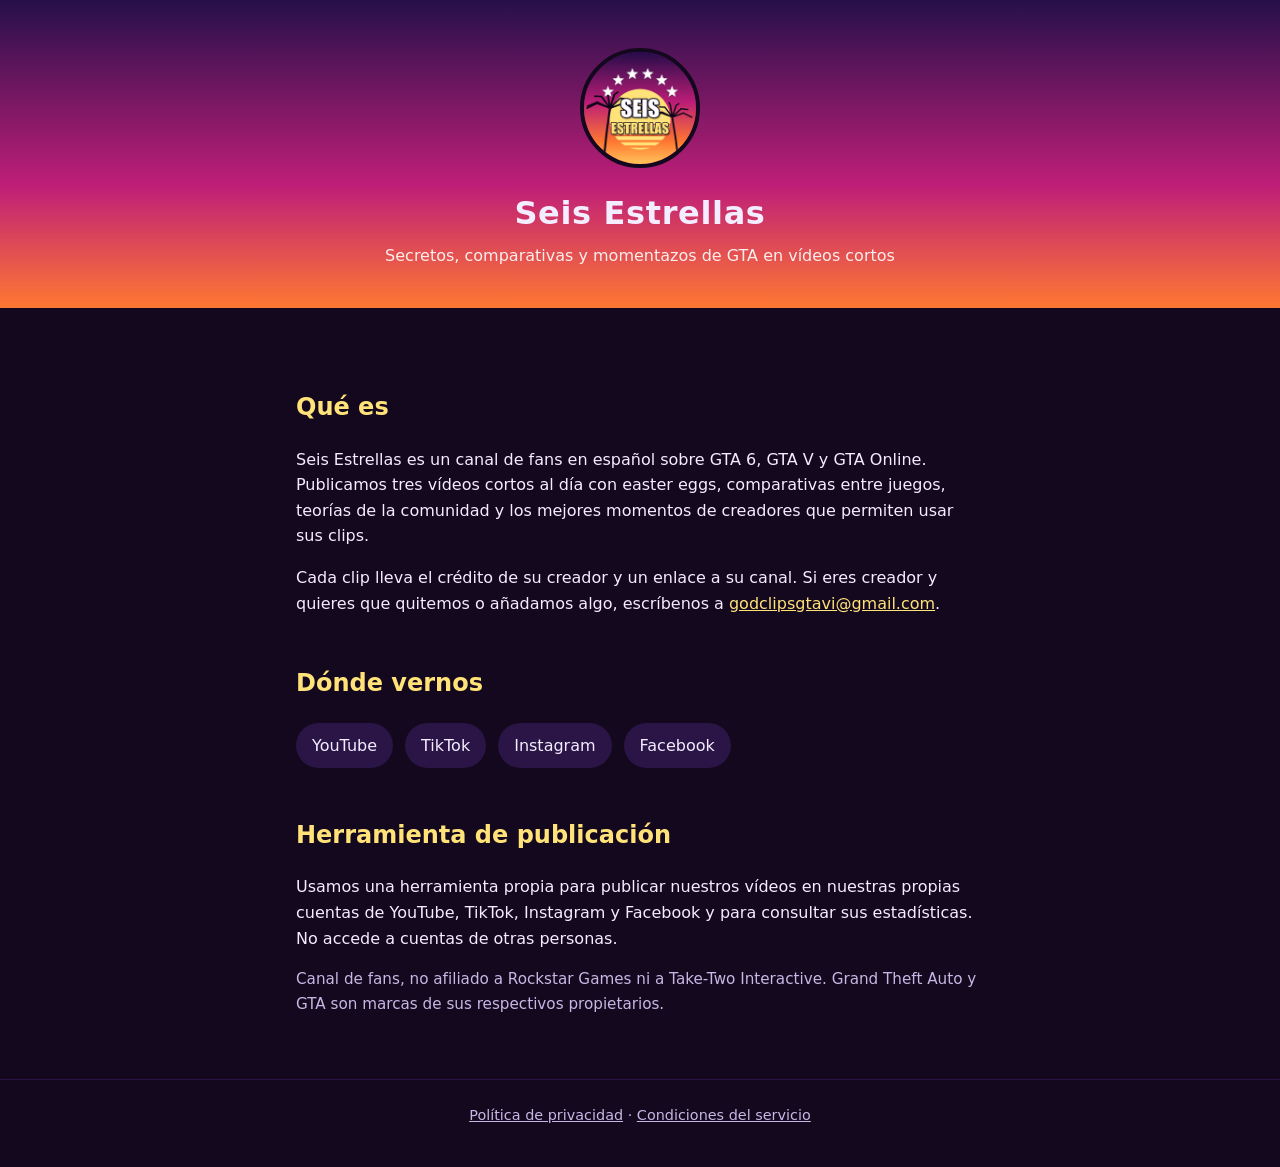
<file: index.html>
<!doctype html>
<html lang="es">
<head>
  <meta charset="utf-8">
  <meta name="viewport" content="width=device-width, initial-scale=1">
  <title>Seis Estrellas</title>
  <meta name="description" content="Secretos, easter eggs, comparativas y los mejores momentos de GTA 6, GTA V y GTA Online en vídeos cortos.">
  <link rel="icon" href="logo.png">
  <link rel="stylesheet" href="estilo.css">
</head>
<body>
  <header>
    <img src="logo.png" alt="Logo de Seis Estrellas">
    <h1>Seis Estrellas</h1>
    <p>Secretos, comparativas y momentazos de GTA en vídeos cortos</p>
  </header>
  <main>
    <h2>Qué es</h2>
    <p>Seis Estrellas es un canal de fans en español sobre GTA 6, GTA V y GTA Online. Publicamos tres vídeos cortos al día con easter eggs, comparativas entre juegos, teorías de la comunidad y los mejores momentos de creadores que permiten usar sus clips.</p>
    <p>Cada clip lleva el crédito de su creador y un enlace a su canal. Si eres creador y quieres que quitemos o añadamos algo, escríbenos a <a href="mailto:godclipsgtavi@gmail.com">godclipsgtavi@gmail.com</a>.</p>

    <h2>Dónde vernos</h2>
    <ul class="redes">
      <li><a href="https://www.youtube.com/@seisestrellasclip">YouTube</a></li>
      <li><a href="https://www.tiktok.com/@seisestrellasclip">TikTok</a></li>
      <li><a href="https://www.instagram.com/seisestrellasclip/">Instagram</a></li>
      <li><a href="https://www.facebook.com/profile.php?id=61596719278174">Facebook</a></li>
    </ul>

    <h2>Herramienta de publicación</h2>
    <p>Usamos una herramienta propia para publicar nuestros vídeos en nuestras propias cuentas de YouTube, TikTok, Instagram y Facebook y para consultar sus estadísticas. No accede a cuentas de otras personas.</p>

    <p class="nota">Canal de fans, no afiliado a Rockstar Games ni a Take-Two Interactive. Grand Theft Auto y GTA son marcas de sus respectivos propietarios.</p>
  </main>
  <footer>
    <a href="privacidad.html">Política de privacidad</a> · <a href="condiciones.html">Condiciones del servicio</a>
  </footer>
</body>
</html>
</file>
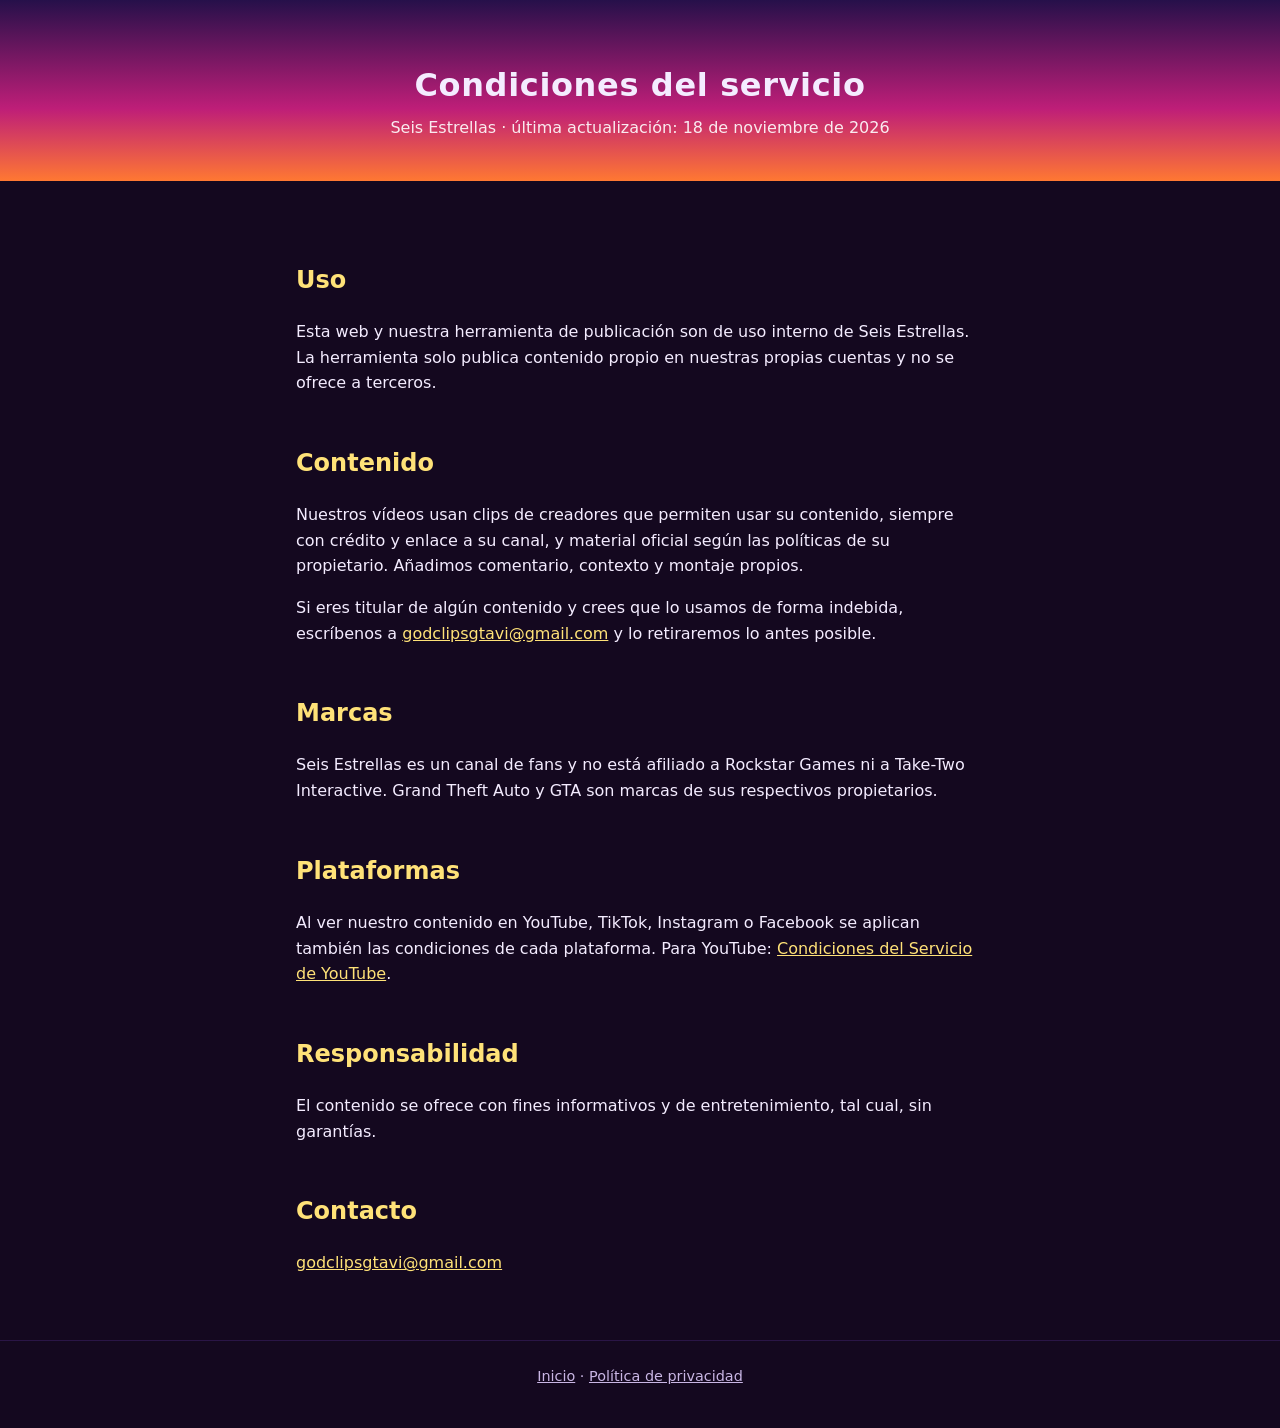
<file: condiciones.html>
<!doctype html>
<html lang="es">
<head>
  <meta charset="utf-8">
  <meta name="viewport" content="width=device-width, initial-scale=1">
  <title>Condiciones del servicio · Seis Estrellas</title>
  <link rel="icon" href="logo.png">
  <link rel="stylesheet" href="estilo.css">
</head>
<body>
  <header>
    <h1>Condiciones del servicio</h1>
    <p>Seis Estrellas · última actualización: 18 de noviembre de 2026</p>
  </header>
  <main>
    <h2>Uso</h2>
    <p>Esta web y nuestra herramienta de publicación son de uso interno de Seis Estrellas. La herramienta solo publica contenido propio en nuestras propias cuentas y no se ofrece a terceros.</p>

    <h2>Contenido</h2>
    <p>Nuestros vídeos usan clips de creadores que permiten usar su contenido, siempre con crédito y enlace a su canal, y material oficial según las políticas de su propietario. Añadimos comentario, contexto y montaje propios.</p>
    <p>Si eres titular de algún contenido y crees que lo usamos de forma indebida, escríbenos a <a href="mailto:godclipsgtavi@gmail.com">godclipsgtavi@gmail.com</a> y lo retiraremos lo antes posible.</p>

    <h2>Marcas</h2>
    <p>Seis Estrellas es un canal de fans y no está afiliado a Rockstar Games ni a Take-Two Interactive. Grand Theft Auto y GTA son marcas de sus respectivos propietarios.</p>

    <h2>Plataformas</h2>
    <p>Al ver nuestro contenido en YouTube, TikTok, Instagram o Facebook se aplican también las condiciones de cada plataforma. Para YouTube: <a href="https://www.youtube.com/t/terms">Condiciones del Servicio de YouTube</a>.</p>

    <h2>Responsabilidad</h2>
    <p>El contenido se ofrece con fines informativos y de entretenimiento, tal cual, sin garantías.</p>

    <h2>Contacto</h2>
    <p><a href="mailto:godclipsgtavi@gmail.com">godclipsgtavi@gmail.com</a></p>
  </main>
  <footer>
    <a href="index.html">Inicio</a> · <a href="privacidad.html">Política de privacidad</a>
  </footer>
</body>
</html>
</file>
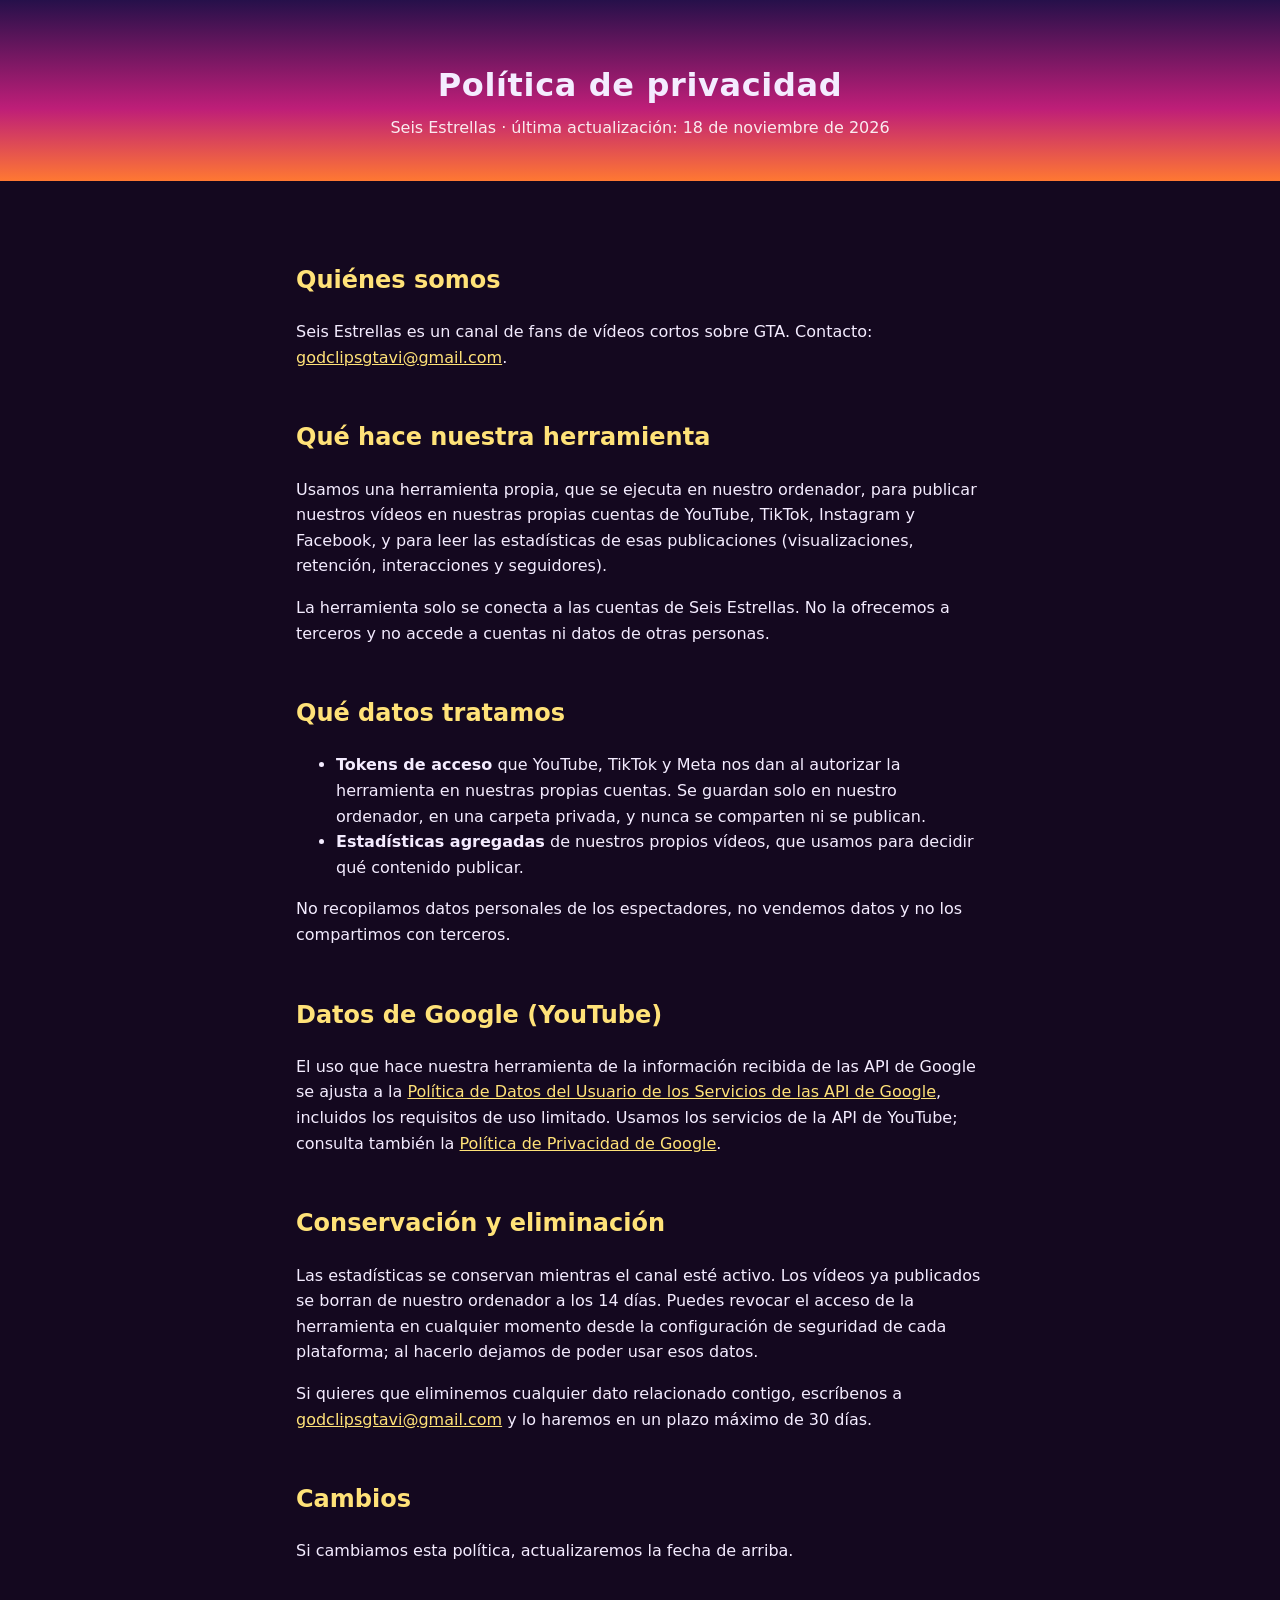
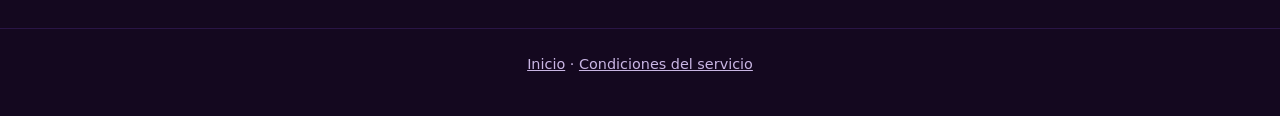
<file: privacidad.html>
<!doctype html>
<html lang="es">
<head>
  <meta charset="utf-8">
  <meta name="viewport" content="width=device-width, initial-scale=1">
  <title>Política de privacidad · Seis Estrellas</title>
  <link rel="icon" href="logo.png">
  <link rel="stylesheet" href="estilo.css">
</head>
<body>
  <header>
    <h1>Política de privacidad</h1>
    <p>Seis Estrellas · última actualización: 18 de noviembre de 2026</p>
  </header>
  <main>
    <h2>Quiénes somos</h2>
    <p>Seis Estrellas es un canal de fans de vídeos cortos sobre GTA. Contacto: <a href="mailto:godclipsgtavi@gmail.com">godclipsgtavi@gmail.com</a>.</p>

    <h2>Qué hace nuestra herramienta</h2>
    <p>Usamos una herramienta propia, que se ejecuta en nuestro ordenador, para publicar nuestros vídeos en nuestras propias cuentas de YouTube, TikTok, Instagram y Facebook, y para leer las estadísticas de esas publicaciones (visualizaciones, retención, interacciones y seguidores).</p>
    <p>La herramienta solo se conecta a las cuentas de Seis Estrellas. No la ofrecemos a terceros y no accede a cuentas ni datos de otras personas.</p>

    <h2>Qué datos tratamos</h2>
    <ul>
      <li><strong>Tokens de acceso</strong> que YouTube, TikTok y Meta nos dan al autorizar la herramienta en nuestras propias cuentas. Se guardan solo en nuestro ordenador, en una carpeta privada, y nunca se comparten ni se publican.</li>
      <li><strong>Estadísticas agregadas</strong> de nuestros propios vídeos, que usamos para decidir qué contenido publicar.</li>
    </ul>
    <p>No recopilamos datos personales de los espectadores, no vendemos datos y no los compartimos con terceros.</p>

    <h2>Datos de Google (YouTube)</h2>
    <p>El uso que hace nuestra herramienta de la información recibida de las API de Google se ajusta a la <a href="https://developers.google.com/terms/api-services-user-data-policy">Política de Datos del Usuario de los Servicios de las API de Google</a>, incluidos los requisitos de uso limitado. Usamos los servicios de la API de YouTube; consulta también la <a href="https://policies.google.com/privacy">Política de Privacidad de Google</a>.</p>

    <h2>Conservación y eliminación</h2>
    <p>Las estadísticas se conservan mientras el canal esté activo. Los vídeos ya publicados se borran de nuestro ordenador a los 14 días. Puedes revocar el acceso de la herramienta en cualquier momento desde la configuración de seguridad de cada plataforma; al hacerlo dejamos de poder usar esos datos.</p>
    <p>Si quieres que eliminemos cualquier dato relacionado contigo, escríbenos a <a href="mailto:godclipsgtavi@gmail.com">godclipsgtavi@gmail.com</a> y lo haremos en un plazo máximo de 30 días.</p>

    <h2>Cambios</h2>
    <p>Si cambiamos esta política, actualizaremos la fecha de arriba.</p>
  </main>
  <footer>
    <a href="index.html">Inicio</a> · <a href="condiciones.html">Condiciones del servicio</a>
  </footer>
</body>
</html>
</file>
<file: estilo.css>
:root {
  --fondo: #14081f;
  --texto: #f4ecff;
  --suave: #c9b6e4;
  --acento: #ffe278;
  --magenta: #d0237e;
}
* { box-sizing: border-box; }
body {
  margin: 0;
  font-family: system-ui, -apple-system, "Segoe UI", Roboto, sans-serif;
  background: var(--fondo);
  color: var(--texto);
  line-height: 1.6;
}
header {
  background: linear-gradient(180deg, #26104a 0%, #be1e78 60%, #ff7832 100%);
  padding: 48px 16px 40px;
  text-align: center;
}
header img { width: 120px; height: 120px; border-radius: 50%; border: 4px solid var(--fondo); }
header h1 { margin: 12px 0 4px; font-size: 2rem; letter-spacing: 0.02em; }
header p { margin: 0; color: #fff; opacity: 0.9; }
main { max-width: 720px; margin: 0 auto; padding: 32px 16px 48px; }
h2 { color: var(--acento); margin-top: 2em; }
a { color: var(--acento); }
ul.redes { list-style: none; padding: 0; display: flex; flex-wrap: wrap; gap: 12px; }
ul.redes a {
  display: inline-block; padding: 10px 16px; border-radius: 999px;
  background: #2a1546; text-decoration: none; color: var(--texto);
}
ul.redes a:hover { background: var(--magenta); }
footer { text-align: center; color: var(--suave); font-size: 0.9rem; padding: 24px 16px 40px; border-top: 1px solid #2a1546; }
footer a { color: var(--suave); }
.nota { color: var(--suave); font-size: 0.95rem; }
</file>
